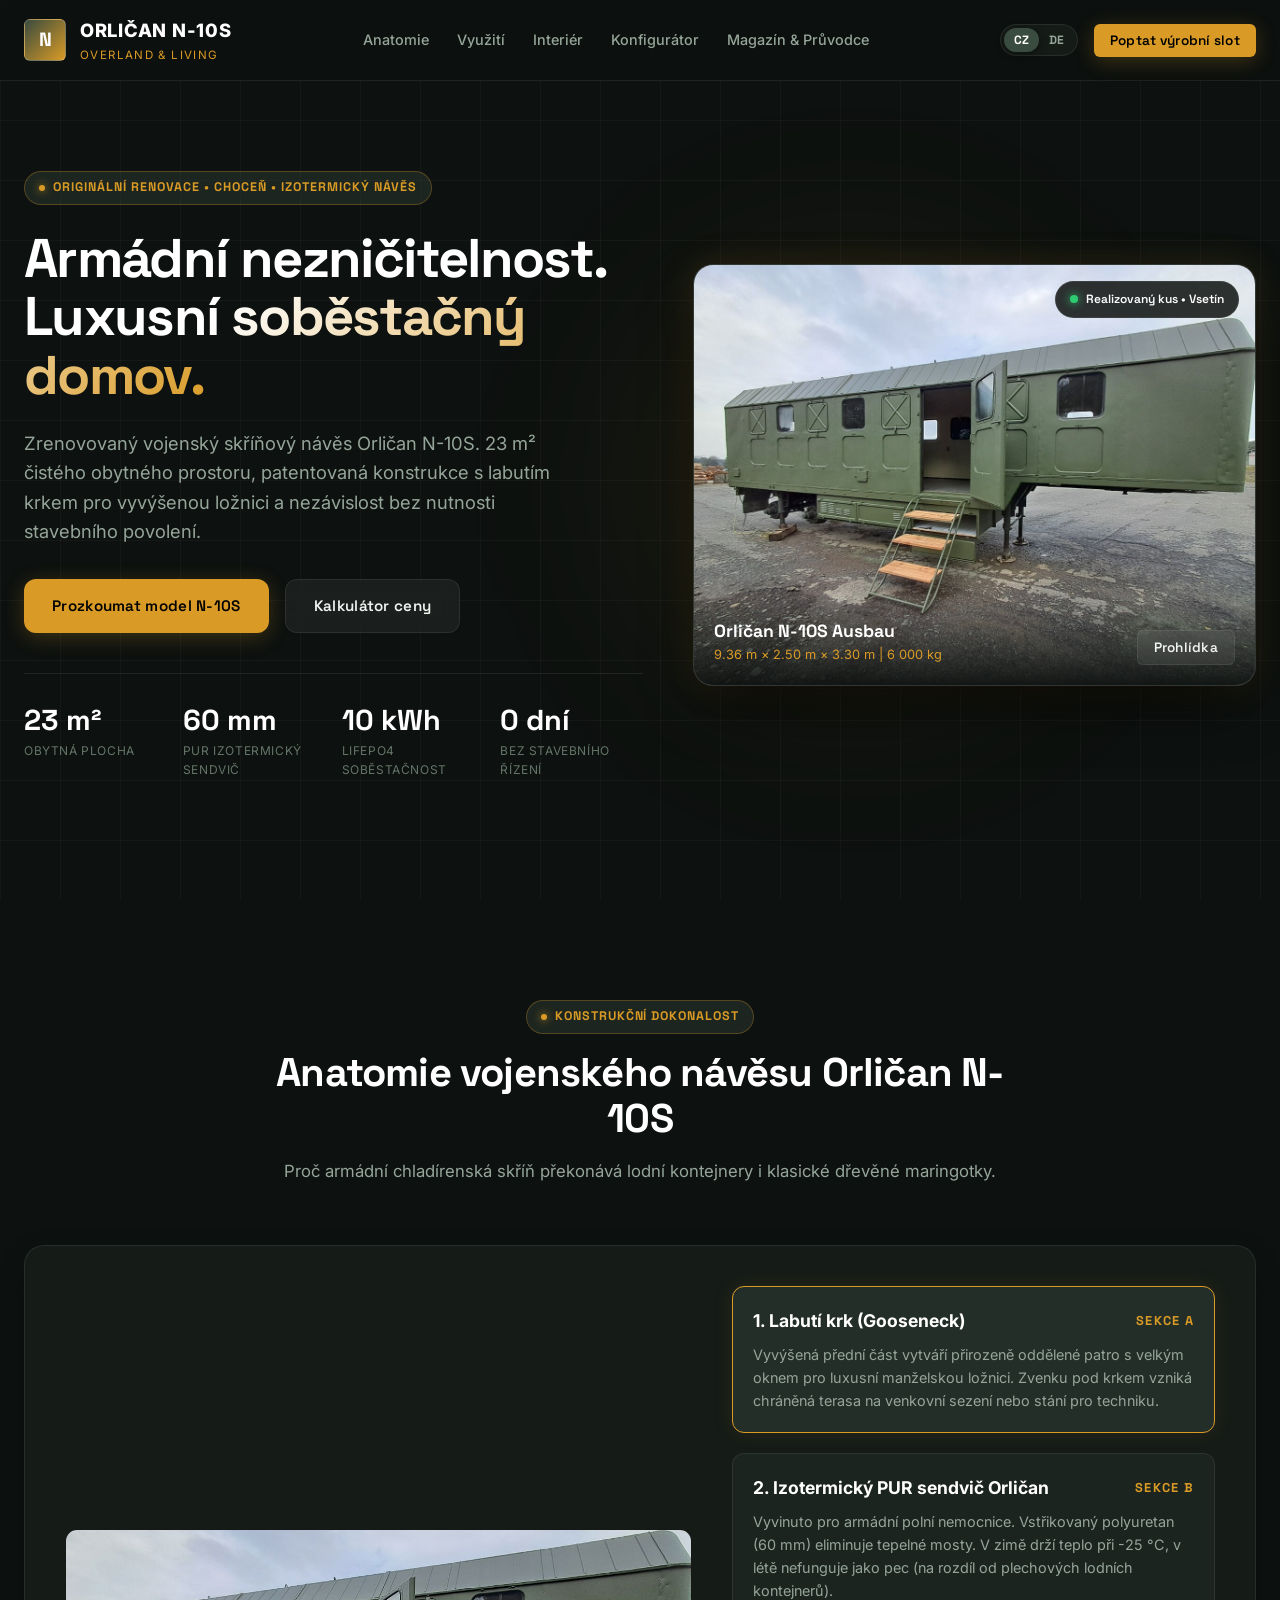
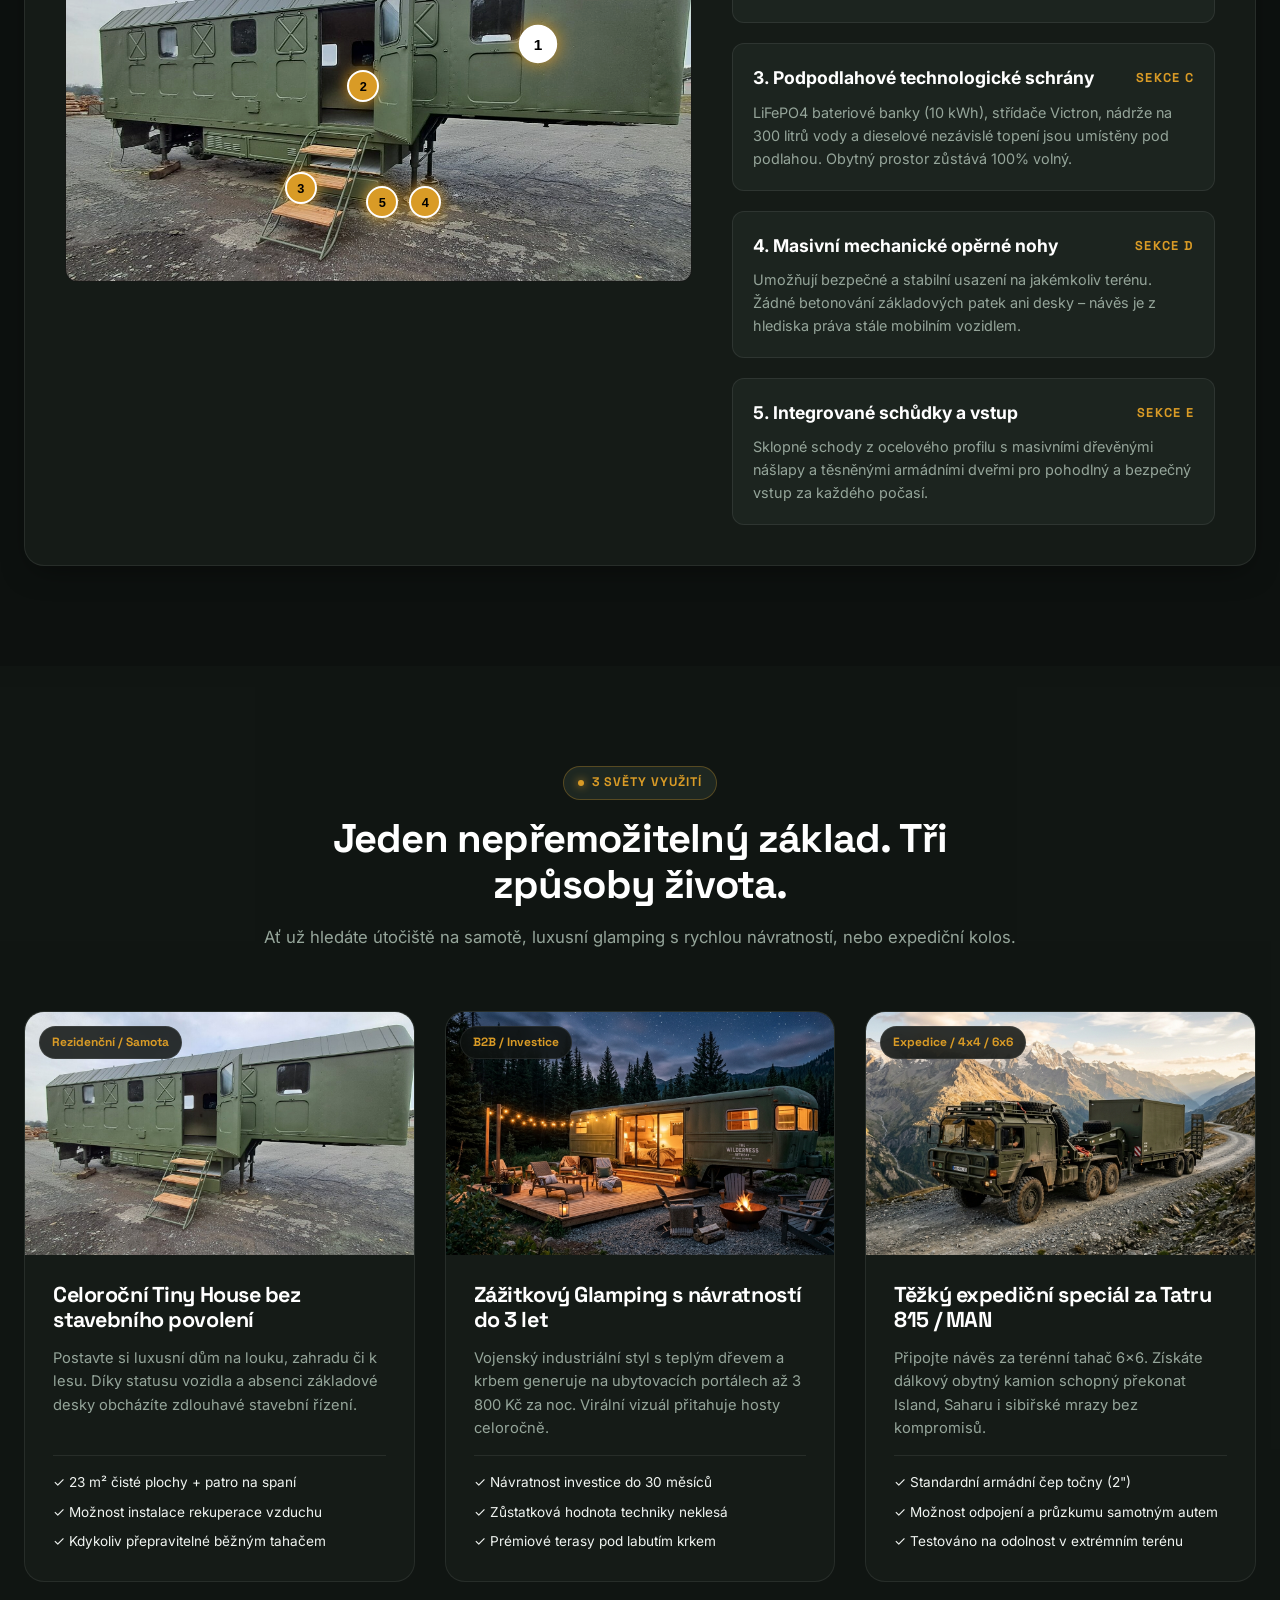
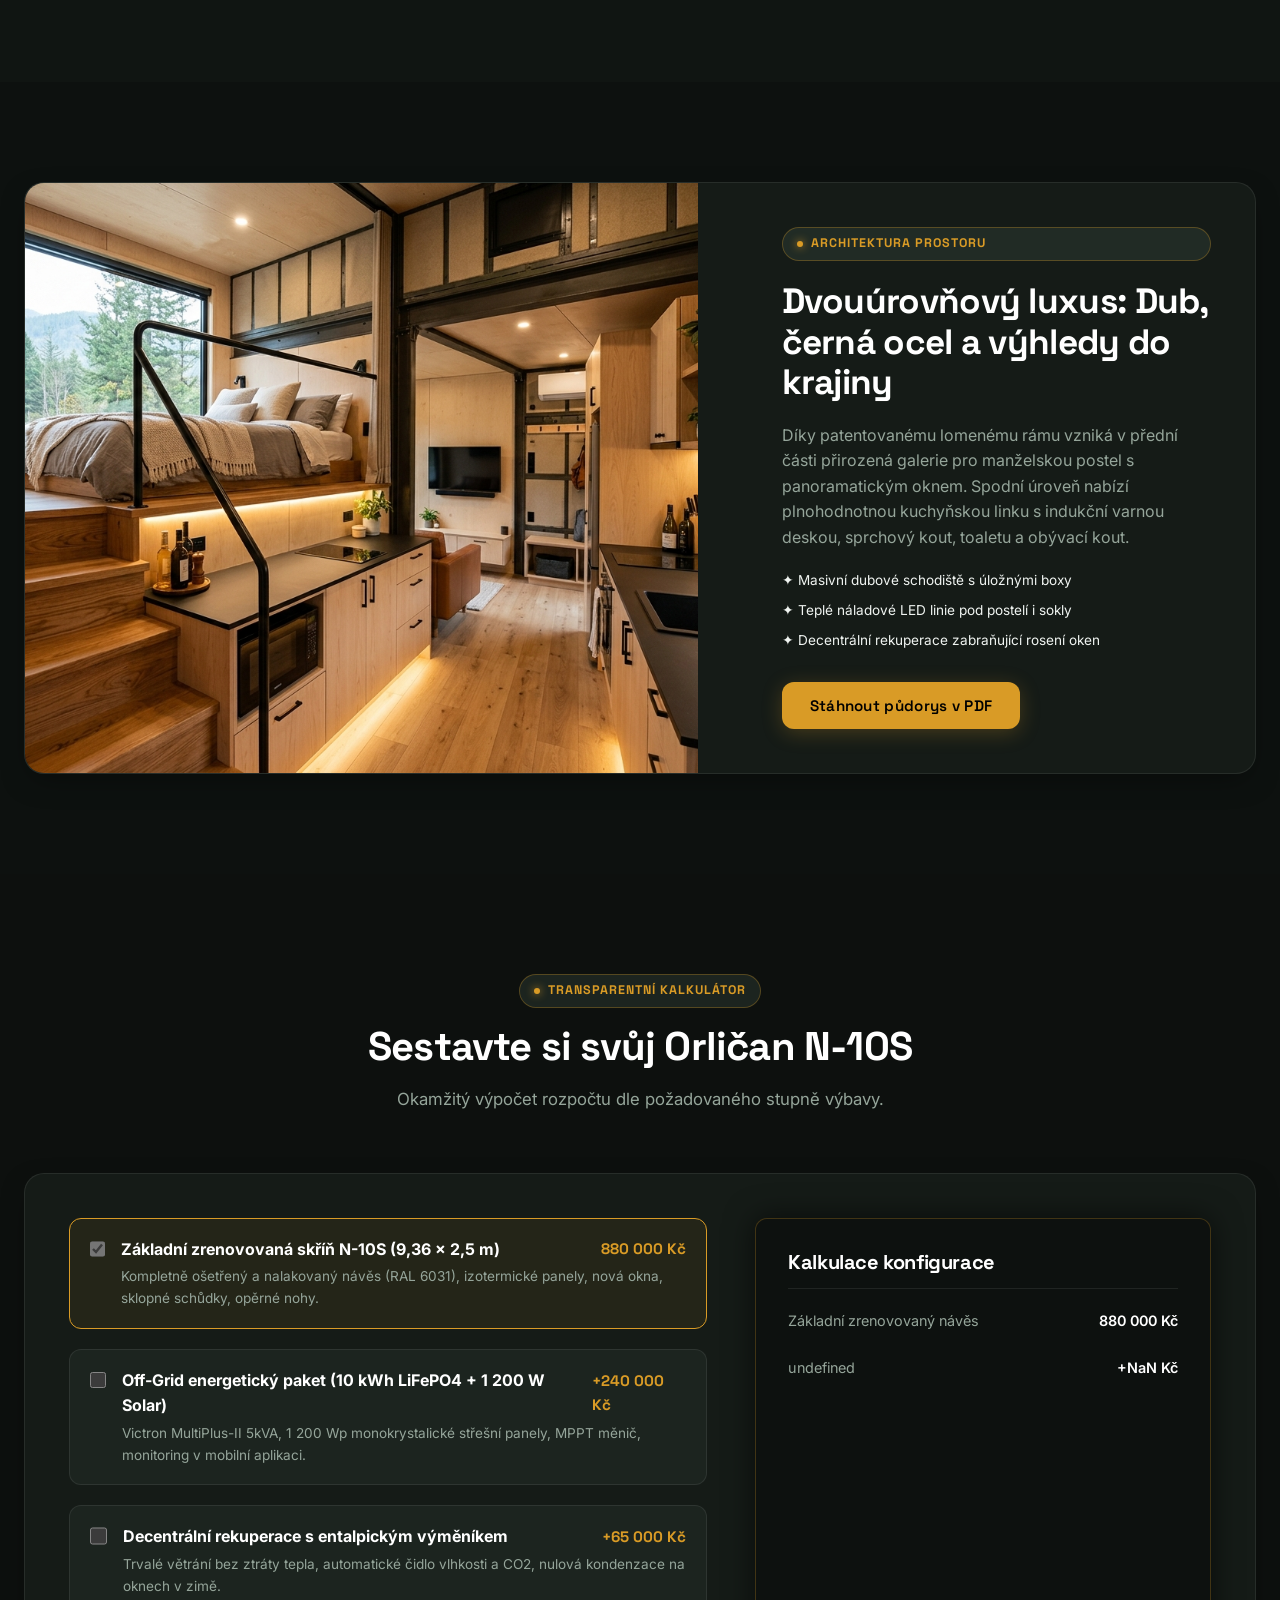
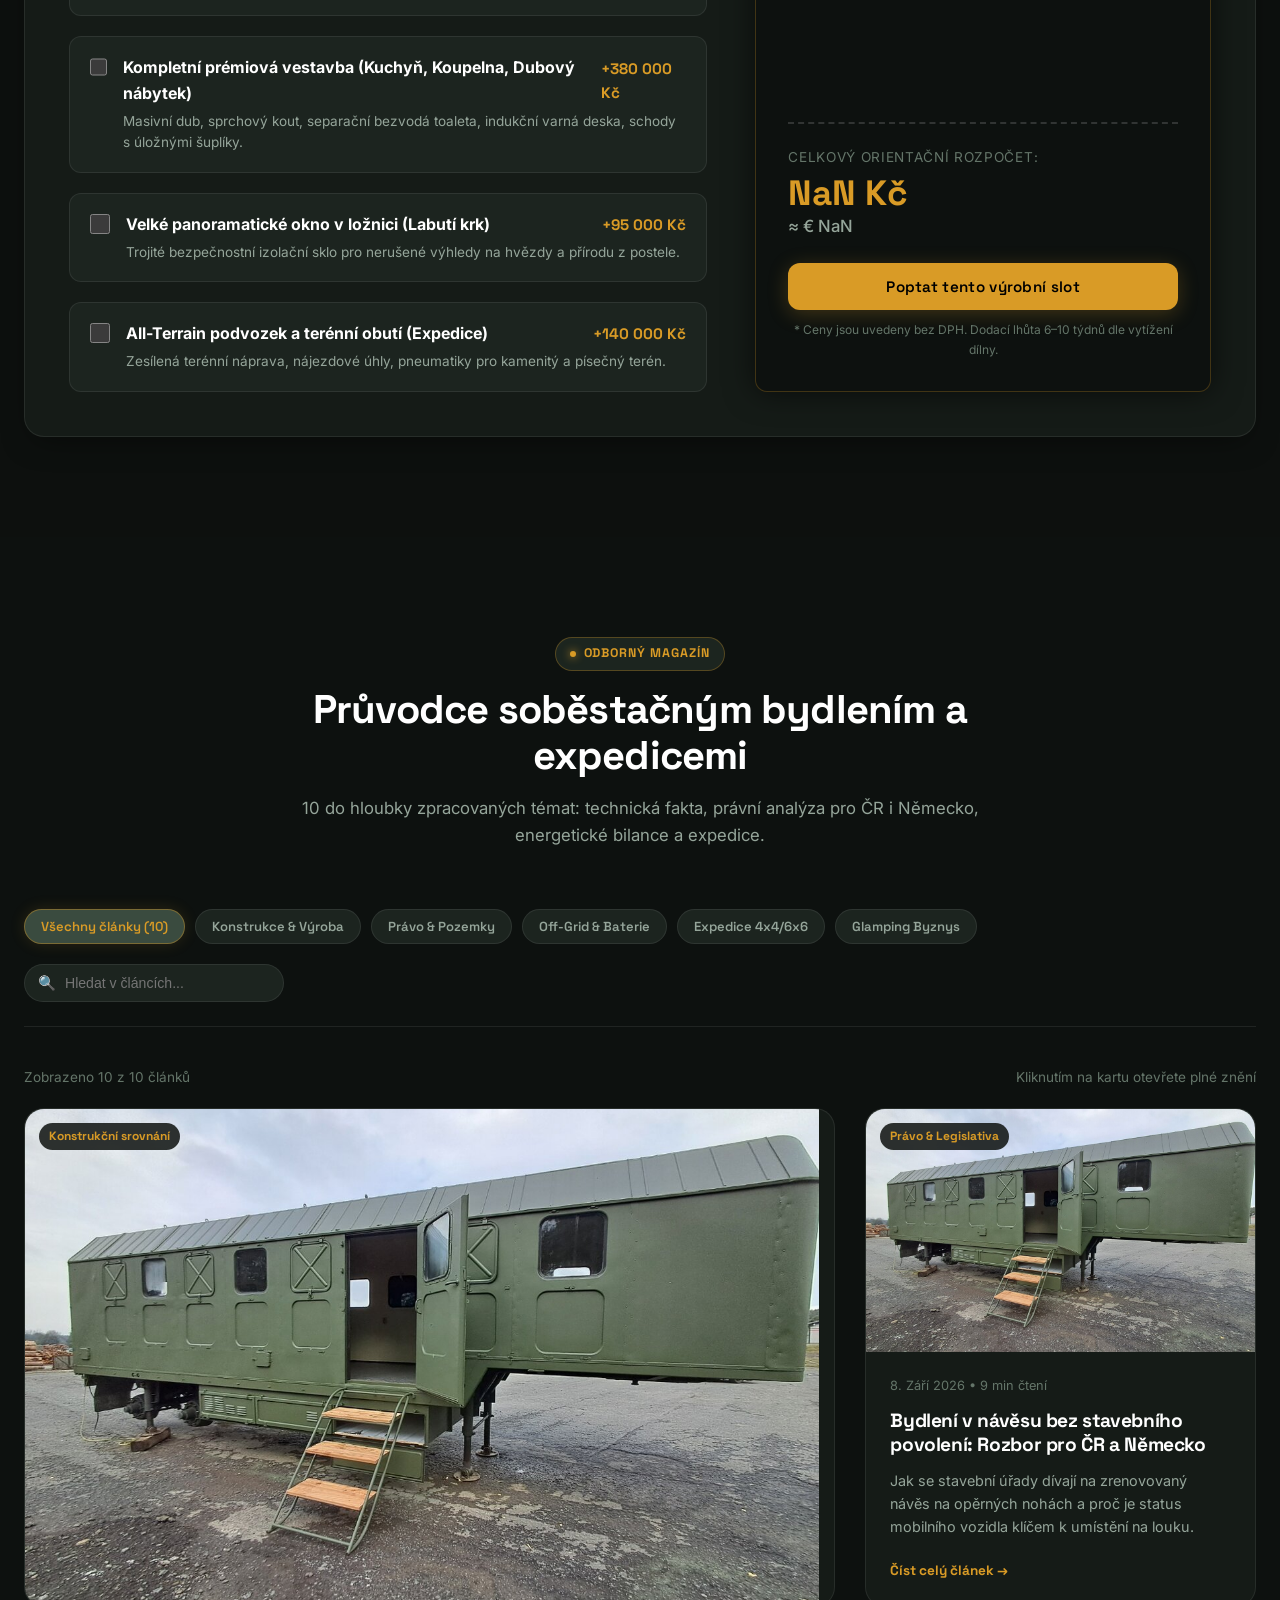
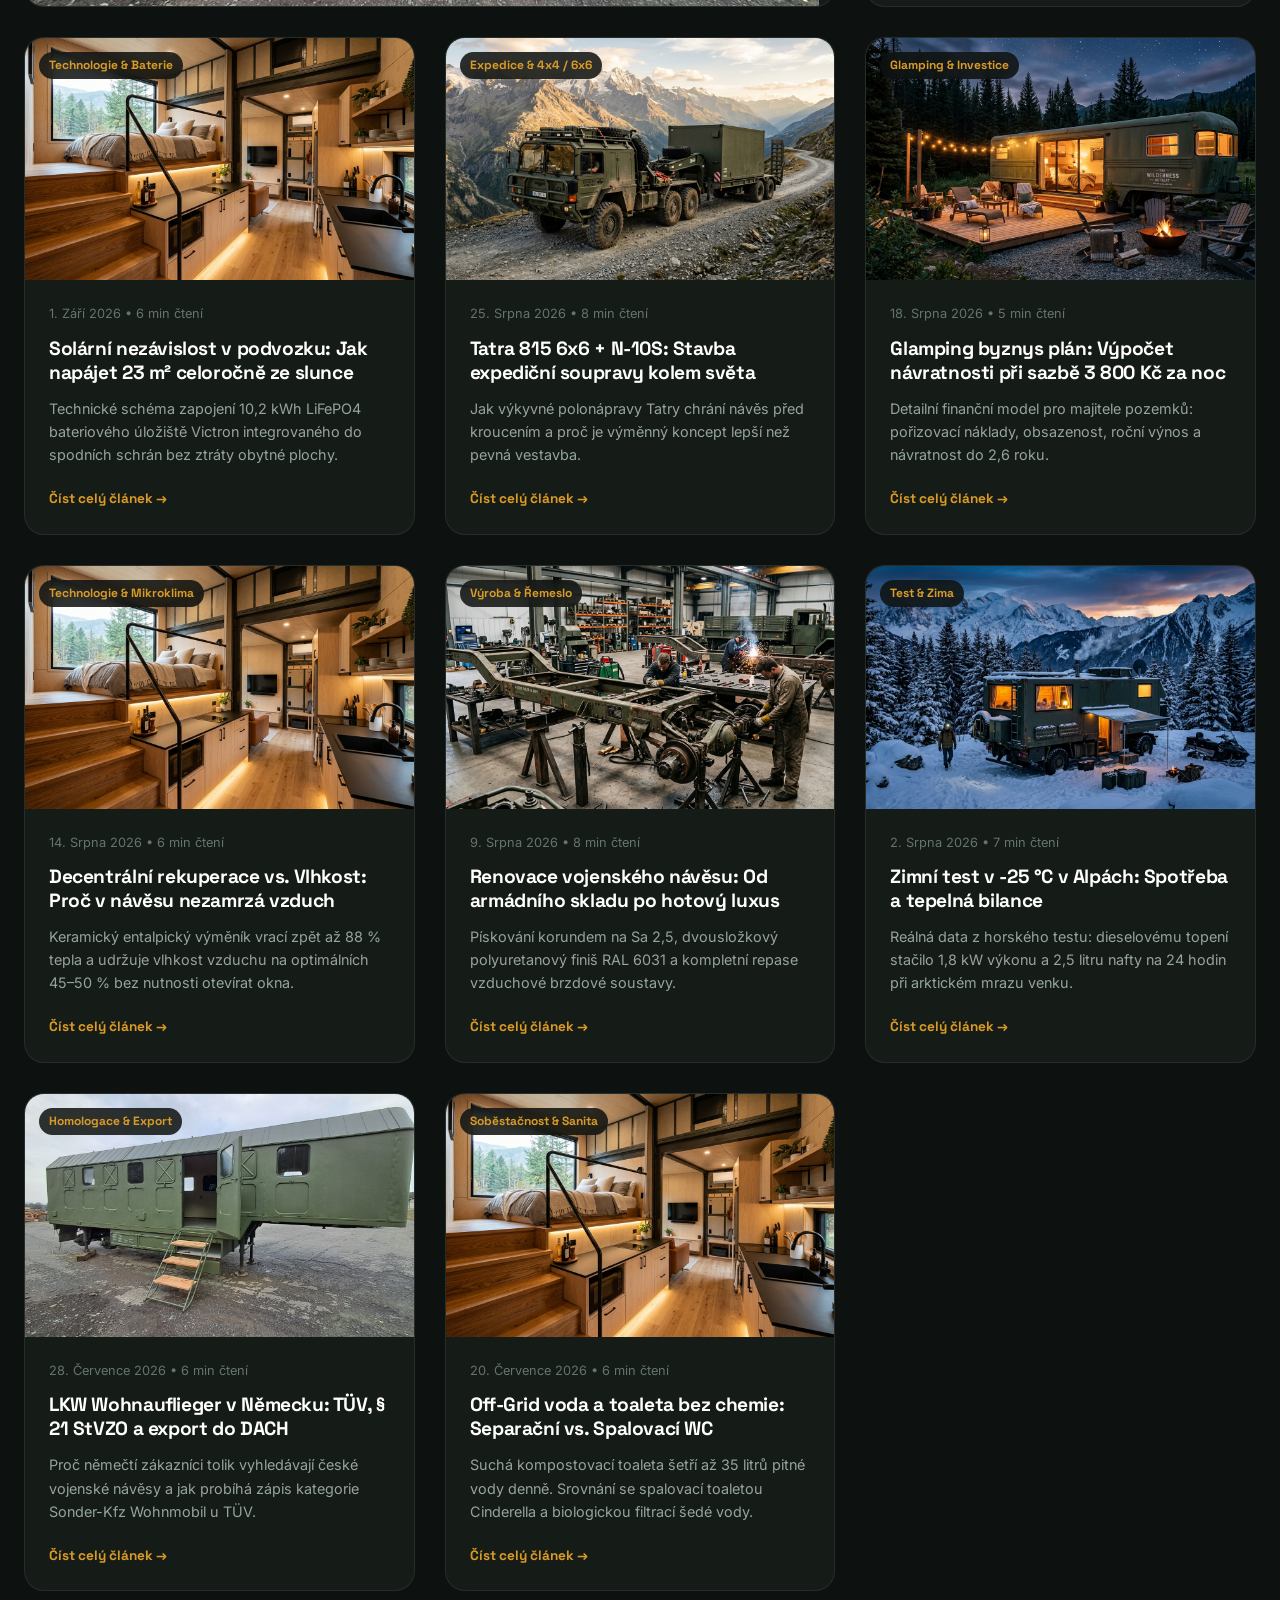
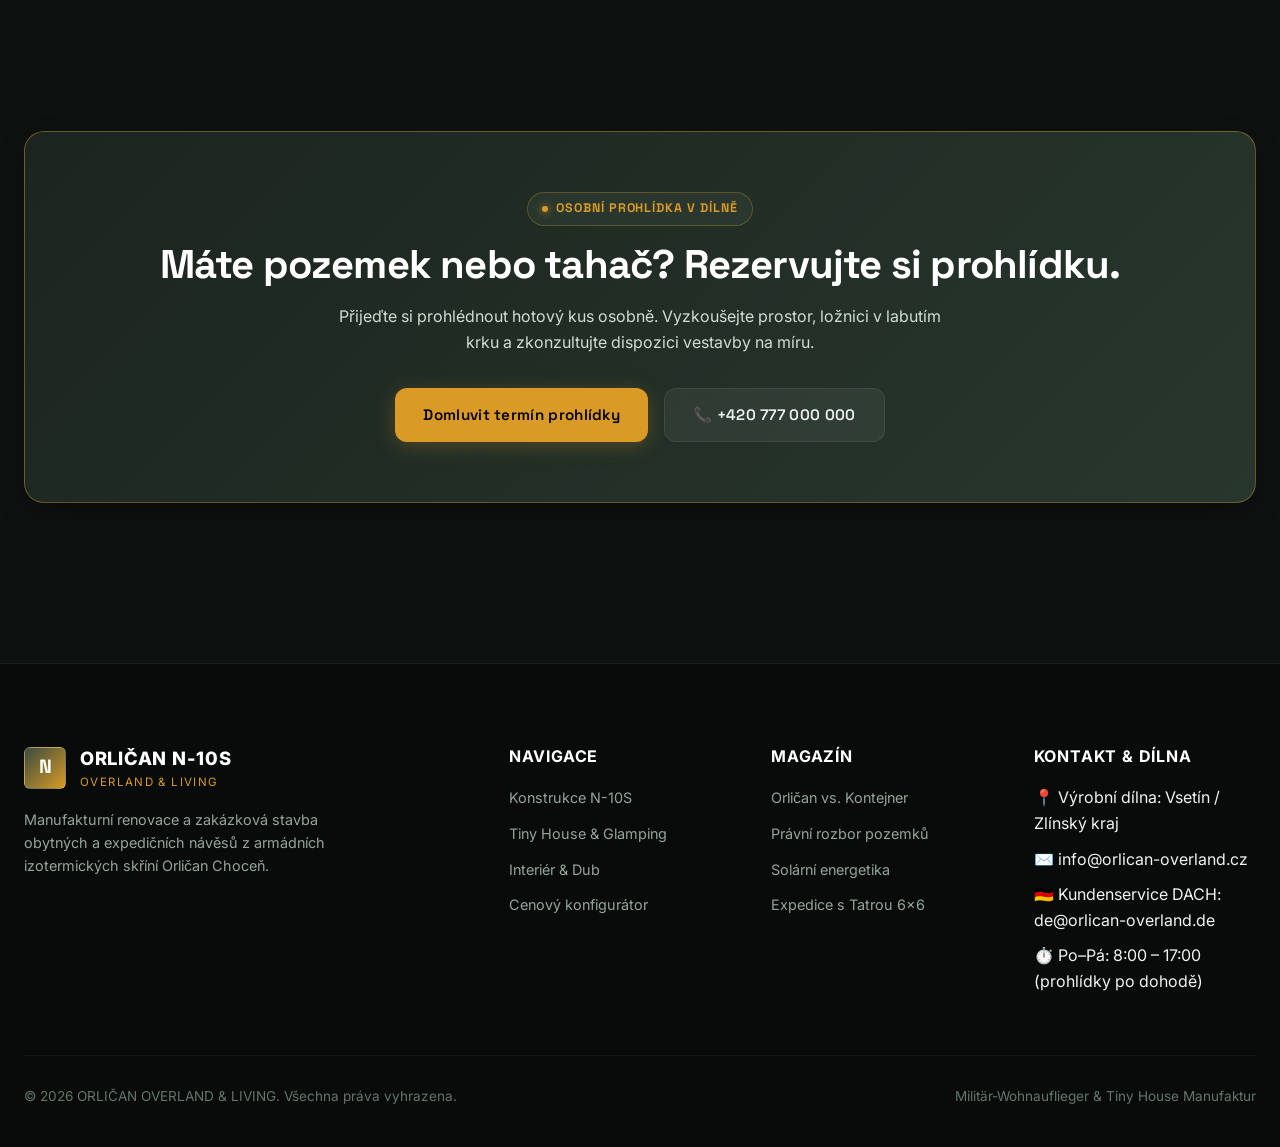
<file: Marketing/index.html>
<!DOCTYPE html>
<html lang="cs">
<head>
  <meta charset="UTF-8">
  <meta name="viewport" content="width=device-width, initial-scale=1.0">
  <title>ORLIČAN N-10S | Obytný vojenský návěs, Tiny House & Expediční speciál</title>
  <meta name="description" content="Originální renovace armádního izotermického návěsu Orličan N-10S. Celoroční luxusní Tiny House na pozemek bez stavebního povolení nebo expediční speciál 6x6.">
  
  <!-- Preconnect & Fonts -->
  <link rel="preconnect" href="https://fonts.googleapis.com">
  <link rel="preconnect" href="https://fonts.gstatic.com" crossorigin>
  <link href="https://fonts.googleapis.com/css2?family=Inter:wght@400;500;600;700&family=Space+Grotesk:wght@600;700;800&display=swap" rel="stylesheet">
  
  <link rel="stylesheet" href="styles.css">
</head>
<body>

  <!-- NAVIGATION -->
  <header class="navbar">
    <div class="container nav-container">
      <a href="#" class="nav-brand">
        <div class="brand-icon">N</div>
        <div class="brand-text">
          <span class="brand-title">ORLIČAN N-10S</span>
          <span class="brand-subtitle">Overland & Living</span>
        </div>
      </a>

      <nav>
        <ul class="nav-links">
          <li><a href="#anatomie" class="nav-link" data-i18n="nav_blueprint">Anatomie</a></li>
          <li><a href="#vyuziti" class="nav-link" data-i18n="nav_worlds">Využití</a></li>
          <li><a href="#interier" class="nav-link">Interiér</a></li>
          <li><a href="#kalkulator" class="nav-link" data-i18n="nav_calc">Konfigurátor</a></li>
          <li><a href="#magazin" class="nav-link" data-i18n="nav_blog">Magazín & Průvodce</a></li>
        </ul>
      </nav>

      <div class="nav-actions">
        <div class="lang-toggle">
          <button class="lang-btn active" data-lang="cz">CZ</button>
          <button class="lang-btn" data-lang="de">DE</button>
        </div>
        <button class="btn btn-primary btn-sm open-lead-modal" data-i18n="nav_cta">Poptat výrobní slot</button>
      </div>
    </div>
  </header>

  <!-- HERO SECTION -->
  <section class="hero">
    <div class="hero-bg-grid"></div>
    <div class="hero-glow"></div>

    <div class="container hero-layout">
      <div class="hero-content">
        <div>
          <span class="badge-tactical" data-i18n="hero_badge">Originální renovace • Choceň • Izotermický návěs</span>
        </div>
        <h1 class="hero-title">
          <span data-i18n="hero_h1_1">Armádní nezničitelnost.</span><br>
          <span class="highlight" data-i18n="hero_h1_2">Luxusní soběstačný domov.</span>
        </h1>
        <p class="hero-desc" data-i18n="hero_desc">
          Zrenovovaný vojenský skříňový návěs Orličan N-10S. 23 m² čistého obytného prostoru, patentovaná konstrukce s labutím krkem pro vyvýšenou ložnici a nezávislost bez nutnosti stavebního povolení.
        </p>

        <div class="hero-ctas">
          <a href="#anatomie" class="btn btn-primary" data-i18n="hero_btn_explore">Prozkoumat model N-10S</a>
          <a href="#kalkulator" class="btn btn-secondary" data-i18n="hero_btn_calc">Kalkulátor ceny</a>
        </div>

        <!-- Metrics Strip -->
        <div class="metrics-strip">
          <div class="metric-item">
            <span class="metric-val" data-i18n="metric_area_val">23 m²</span>
            <span class="metric-label" data-i18n="metric_area_lbl">Obytná plocha</span>
          </div>
          <div class="metric-item">
            <span class="metric-val" data-i18n="metric_insul_val">60 mm</span>
            <span class="metric-label" data-i18n="metric_insul_lbl">PUR izotermický sendvič</span>
          </div>
          <div class="metric-item">
            <span class="metric-val" data-i18n="metric_power_val">10 kWh</span>
            <span class="metric-label" data-i18n="metric_power_lbl">LiFePO4 soběstačnost</span>
          </div>
          <div class="metric-item">
            <span class="metric-val" data-i18n="metric_legal_val">0 dní</span>
            <span class="metric-label" data-i18n="metric_legal_lbl">Bez stavebního řízení</span>
          </div>
        </div>
      </div>

      <!-- Hero Visual -->
      <div class="hero-media">
        <div class="media-frame">
          <img src="assets/images/orlican-hero.jpg" alt="Zrenovovaný vojenský návěs Orličan N-10S" fetchpriority="high">
          <div class="media-badge-tag">
            <span class="pulse"></span>
            <span>Realizovaný kus • Vsetín</span>
          </div>
          <div class="media-caption-box">
            <div class="caption-tech">
              <span class="caption-model">Orličan N-10S Ausbau</span>
              <span class="caption-specs">9.36 m × 2.50 m × 3.30 m | 6 000 kg</span>
            </div>
            <button class="btn btn-secondary btn-sm open-lead-modal">Prohlídka</button>
          </div>
        </div>
      </div>
    </div>
  </section>

  <!-- BLUEPRINT & ANATOMY SECTION -->
  <section id="anatomie" class="section">
    <div class="container">
      <div class="section-header">
        <span class="badge-tactical" data-i18n="blueprint_tag">Konstrukční dokonalost</span>
        <h2 class="section-title" data-i18n="blueprint_title">Anatomie vojenského návěsu Orličan N-10S</h2>
        <p class="section-subtitle" data-i18n="blueprint_sub">Proč armádní chladírenská skříň překonává lodní kontejnery i klasické dřevěné maringotky.</p>
      </div>

      <div class="blueprint-card">
        <div class="blueprint-grid">
          <!-- Interactive Stage -->
          <div class="blueprint-stage">
            <img src="assets/images/orlican-hero.jpg" alt="Technické detaily Orličan N-10S" class="blueprint-img">
            <!-- Hotspots -->
            <button class="hotspot-btn hs-gooseneck active" data-target="spot-gooseneck" title="Labutí krk">1</button>
            <button class="hotspot-btn hs-shell" data-target="spot-shell" title="Izotermická skříň">2</button>
            <button class="hotspot-btn hs-underbelly" data-target="spot-underbelly" title="Technické schrány">3</button>
            <button class="hotspot-btn hs-legs" data-target="spot-legs" title="Opěrné nohy">4</button>
            <button class="hotspot-btn hs-steps" data-target="spot-steps" title="Vstupní systém">5</button>
          </div>

          <!-- Hotspot Descriptions -->
          <div class="blueprint-details">
            <div id="spot-gooseneck" class="detail-card active" data-spot="1">
              <div class="detail-head">
                <span class="detail-title">1. Labutí krk (Gooseneck)</span>
                <span class="detail-num">SEKCE A</span>
              </div>
              <p class="detail-desc">
                Vyvýšená přední část vytváří přirozeně oddělené patro s velkým oknem pro luxusní manželskou ložnici. Zvenku pod krkem vzniká chráněná terasa na venkovní sezení nebo stání pro techniku.
              </p>
            </div>

            <div id="spot-shell" class="detail-card" data-spot="2">
              <div class="detail-head">
                <span class="detail-title">2. Izotermický PUR sendvič Orličan</span>
                <span class="detail-num">SEKCE B</span>
              </div>
              <p class="detail-desc">
                Vyvinuto pro armádní polní nemocnice. Vstřikovaný polyuretan (60 mm) eliminuje tepelné mosty. V zimě drží teplo při -25 °C, v létě nefunguje jako pec (na rozdíl od plechových lodních kontejnerů).
              </p>
            </div>

            <div id="spot-underbelly" class="detail-card" data-spot="3">
              <div class="detail-head">
                <span class="detail-title">3. Podpodlahové technologické schrány</span>
                <span class="detail-num">SEKCE C</span>
              </div>
              <p class="detail-desc">
                LiFePO4 bateriové banky (10 kWh), střídače Victron, nádrže na 300 litrů vody a dieselové nezávislé topení jsou umístěny pod podlahou. Obytný prostor zůstává 100% volný.
              </p>
            </div>

            <div id="spot-legs" class="detail-card" data-spot="4">
              <div class="detail-head">
                <span class="detail-title">4. Masivní mechanické opěrné nohy</span>
                <span class="detail-num">SEKCE D</span>
              </div>
              <p class="detail-desc">
                Umožňují bezpečné a stabilní usazení na jakémkoliv terénu. Žádné betonování základových patek ani desky – návěs je z hlediska práva stále mobilním vozidlem.
              </p>
            </div>

            <div id="spot-steps" class="detail-card" data-spot="5">
              <div class="detail-head">
                <span class="detail-title">5. Integrované schůdky a vstup</span>
                <span class="detail-num">SEKCE E</span>
              </div>
              <p class="detail-desc">
                Sklopné schody z ocelového profilu s masivními dřevěnými nášlapy a těsněnými armádními dveřmi pro pohodlný a bezpečný vstup za každého počasí.
              </p>
            </div>
          </div>
        </div>
      </div>
    </div>
  </section>

  <!-- 3 WORLDS OF USE -->
  <section id="vyuziti" class="section" style="background: rgba(21, 27, 23, 0.5);">
    <div class="container">
      <div class="section-header">
        <span class="badge-tactical" data-i18n="worlds_tag">3 Světy využití</span>
        <h2 class="section-title" data-i18n="worlds_title">Jeden nepřemožitelný základ. Tři způsoby života.</h2>
        <p class="section-subtitle" data-i18n="worlds_sub">Ať už hledáte útočiště na samotě, luxusní glamping s rychlou návratností, nebo expediční kolos.</p>
      </div>

      <div class="worlds-grid">
        <!-- World 1 -->
        <div class="world-card">
          <div class="world-media">
            <img src="assets/images/orlican-hero.jpg" alt="Tiny House na pozemek">
            <span class="world-badge">Rezidenční / Samota</span>
          </div>
          <div class="world-body">
            <h3 class="world-title">Celoroční Tiny House bez stavebního povolení</h3>
            <p class="world-desc">
              Postavte si luxusní dům na louku, zahradu či k lesu. Díky statusu vozidla a absenci základové desky obcházíte zdlouhavé stavební řízení.
            </p>
            <ul class="world-features">
              <li class="world-feature">✓ 23 m² čisté plochy + patro na spaní</li>
              <li class="world-feature">✓ Možnost instalace rekuperace vzduchu</li>
              <li class="world-feature">✓ Kdykoliv přepravitelné běžným tahačem</li>
            </ul>
          </div>
        </div>

        <!-- World 2 -->
        <div class="world-card">
          <div class="world-media">
            <img src="assets/images/orlican-glamping.jpg" alt="Glamping resort v noci">
            <span class="world-badge">B2B / Investice</span>
          </div>
          <div class="world-body">
            <h3 class="world-title">Zážitkový Glamping s návratností do 3 let</h3>
            <p class="world-desc">
              Vojenský industriální styl s teplým dřevem a krbem generuje na ubytovacích portálech až 3 800 Kč za noc. Virální vizuál přitahuje hosty celoročně.
            </p>
            <ul class="world-features">
              <li class="world-feature">✓ Návratnost investice do 30 měsíců</li>
              <li class="world-feature">✓ Zůstatková hodnota techniky neklesá</li>
              <li class="world-feature">✓ Prémiové terasy pod labutím krkem</li>
            </ul>
          </div>
        </div>

        <!-- World 3 -->
        <div class="world-card">
          <div class="world-media">
            <img src="assets/images/orlican-expedition.jpg" alt="Expediční souprava 6x6">
            <span class="world-badge">Expedice / 4x4 / 6x6</span>
          </div>
          <div class="world-body">
            <h3 class="world-title">Těžký expediční speciál za Tatru 815 / MAN</h3>
            <p class="world-desc">
              Připojte návěs za terénní tahač 6x6. Získáte dálkový obytný kamion schopný překonat Island, Saharu i sibiřské mrazy bez kompromisů.
            </p>
            <ul class="world-features">
              <li class="world-feature">✓ Standardní armádní čep točny (2")</li>
              <li class="world-feature">✓ Možnost odpojení a průzkumu samotným autem</li>
              <li class="world-feature">✓ Testováno na odolnost v extrémním terénu</li>
            </ul>
          </div>
        </div>
      </div>
    </div>
  </section>

  <!-- INTERIOR SHOWCASE -->
  <section id="interier" class="section">
    <div class="container">
      <div class="blueprint-card" style="padding: 0; overflow: hidden;">
        <div class="blueprint-grid" style="align-items: stretch;">
          <div style="position: relative; min-height: 440px;">
            <img src="assets/images/orlican-interior.jpg" alt="Luxusní dubový interiér Orličan N-10S" style="width: 100%; height: 100%; object-fit: cover;">
          </div>
          <div style="padding: 44px; display: flex; flex-direction: column; justify-content: center; gap: 20px;">
            <span class="badge-tactical">Architektura prostoru</span>
            <h2 class="section-title" style="font-size: 2.2rem;">Dvouúrovňový luxus: Dub, černá ocel a výhledy do krajiny</h2>
            <p style="color: var(--text-muted);">
              Díky patentovanému lomenému rámu vzniká v přední části přirozená galerie pro manželskou postel s panoramatickým oknem. Spodní úroveň nabízí plnohodnotnou kuchyňskou linku s indukční varnou deskou, sprchový kout, toaletu a obývací kout.
            </p>
            <ul class="world-features" style="border: none; padding: 0;">
              <li class="world-feature">✦ Masivní dubové schodiště s úložnými boxy</li>
              <li class="world-feature">✦ Teplé náladové LED linie pod postelí i sokly</li>
              <li class="world-feature">✦ Decentrální rekuperace zabraňující rosení oken</li>
            </ul>
            <div style="margin-top: 10px;">
              <button class="btn btn-primary open-lead-modal">Stáhnout půdorys v PDF</button>
            </div>
          </div>
        </div>
      </div>
    </div>
  </section>

  <!-- CONFIGURATOR & PRICING CALCULATOR -->
  <section id="kalkulator" class="section" style="background: rgba(13, 17, 15, 0.7);">
    <div class="container">
      <div class="section-header">
        <span class="badge-tactical" data-i18n="calc_tag">Transparentní kalkulátor</span>
        <h2 class="section-title" data-i18n="calc_title">Sestavte si svůj Orličan N-10S</h2>
        <p class="section-subtitle" data-i18n="calc_sub">Okamžitý výpočet rozpočtu dle požadovaného stupně výbavy.</p>
      </div>

      <div class="calc-card">
        <div class="calc-grid">
          <!-- Options Checklist -->
          <div class="calc-options">
            <!-- Base mandatory -->
            <div class="calc-option selected" style="border-color: var(--brand-gold); cursor: default;">
              <input type="checkbox" checked disabled>
              <div class="option-details">
                <div class="option-head">
                  <span class="option-title" data-i18n="calc_base_title">Základní zrenovovaná skříň N-10S (9,36 × 2,5 m)</span>
                  <span class="option-price">880 000 Kč</span>
                </div>
                <p class="option-desc" data-i18n="calc_base_desc">
                  Kompletně ošetřený a nalakovaný návěs (RAL 6031), izotermické panely, nová okna, sklopné schůdky, opěrné nohy.
                </p>
              </div>
            </div>

            <!-- Addon 1: Solar & Off-Grid -->
            <label class="calc-option">
              <input type="checkbox" data-price="240000" data-name-cz="Off-Grid Solární balíček (10 kWh LiFePO4 + 1 200W)" data-name-de="Off-Grid Power Pack (10 kWh LiFePO4 + 1.200W Solar)">
              <div class="option-details">
                <div class="option-head">
                  <span class="option-title">Off-Grid energetický paket (10 kWh LiFePO4 + 1 200 W Solar)</span>
                  <span class="option-price">+240 000 Kč</span>
                </div>
                <p class="option-desc">Victron MultiPlus-II 5kVA, 1 200 Wp monokrystalické střešní panely, MPPT měnič, monitoring v mobilní aplikaci.</p>
              </div>
            </label>

            <!-- Addon 2: Recuperation -->
            <label class="calc-option">
              <input type="checkbox" data-price="65000" data-name-cz="Decentrální rekuperace s keramickým výměníkem" data-name-de="Dezentrale Wohnraumlüftung mit Wärmerückgewinnung">
              <div class="option-details">
                <div class="option-head">
                  <span class="option-title">Decentrální rekuperace s entalpickým výměníkem</span>
                  <span class="option-price">+65 000 Kč</span>
                </div>
                <p class="option-desc">Trvalé větrání bez ztráty tepla, automatické čidlo vlhkosti a CO2, nulová kondenzace na oknech v zimě.</p>
              </div>
            </label>

            <!-- Addon 3: Oak Interior -->
            <label class="calc-option">
              <input type="checkbox" data-price="380000" data-name-cz="Kompletní dubová vestavba kuchyně, koupelny a ložnice" data-name-de="Vollholz Eichenausbau mit Küche und Duschbad">
              <div class="option-details">
                <div class="option-head">
                  <span class="option-title">Kompletní prémiová vestavba (Kuchyň, Koupelna, Dubový nábytek)</span>
                  <span class="option-price">+380 000 Kč</span>
                </div>
                <p class="option-desc">Masivní dub, sprchový kout, separační bezvodá toaleta, indukční varná deska, schody s úložnými šuplíky.</p>
              </div>
            </label>

            <!-- Addon 4: Panoramic Skylight -->
            <label class="calc-option">
              <input type="checkbox" data-price="95000" data-name-cz="Panoramatické střešní a boční termo-okno v ložnici" data-name-de="Panorama-Thermoglasfenster im Schwanenhals">
              <div class="option-details">
                <div class="option-head">
                  <span class="option-title">Velké panoramatické okno v ložnici (Labutí krk)</span>
                  <span class="option-price">+95 000 Kč</span>
                </div>
                <p class="option-desc">Trojité bezpečnostní izolační sklo pro nerušené výhledy na hvězdy a přírodu z postele.</p>
              </div>
            </label>

            <!-- Addon 5: All-Terrain Axle -->
            <label class="calc-option">
              <input type="checkbox" data-price="140000" data-name-cz="Expediční podvozek a náprava pro těžký terén" data-name-de="Expeditions-Schwerlastachse für Offroad-Betrieb">
              <div class="option-details">
                <div class="option-head">
                  <span class="option-title">All-Terrain podvozek a terénní obutí (Expedice)</span>
                  <span class="option-price">+140 000 Kč</span>
                </div>
                <p class="option-desc">Zesílená terénní náprava, nájezdové úhly, pneumatiky pro kamenitý a písečný terén.</p>
              </div>
            </label>
          </div>

          <!-- Price Summary Card -->
          <div class="calc-summary">
            <div>
              <h3 class="summary-title">Kalkulace konfigurace</h3>
              <ul class="summary-list">
                <li class="summary-item">
                  <span class="label">Základní zrenovovaný návěs</span>
                  <span class="value">880 000 Kč</span>
                </li>
              </ul>
              <ul id="summaryAddonsList" class="summary-list"></ul>
            </div>

            <div>
              <div class="summary-total">
                <span class="total-label">Celkový orientační rozpočet:</span>
                <div id="totalPriceCZK" class="total-price-czk">880 000 Kč</div>
                <div id="totalPriceEUR" class="total-price-eur">≈ € 35 200</div>
              </div>

              <button class="btn btn-primary open-lead-modal" style="width: 100%;">Poptat tento výrobní slot</button>
              <p style="font-size: 0.75rem; color: var(--text-dim); text-align: center; margin-top: 10px;">
                * Ceny jsou uvedeny bez DPH. Dodací lhůta 6–10 týdnů dle vytížení dílny.
              </p>
            </div>
          </div>
        </div>
      </div>
    </div>
  </section>

  <!-- DEEP CONTENT BLOG & TECHNICAL GUIDES (10 ARTICLES) -->
  <section id="magazin" class="section">
    <div class="container">
      <div class="section-header">
        <span class="badge-tactical" data-i18n="blog_tag">Odborný magazín</span>
        <h2 class="section-title" data-i18n="blog_title">Průvodce soběstačným bydlením a expedicemi</h2>
        <p class="section-subtitle" data-i18n="blog_sub">10 do hloubky zpracovaných témat: technická fakta, právní analýza pro ČR i Německo, energetické bilance a expedice.</p>
      </div>

      <!-- Filter Controls & Live Search -->
      <div class="blog-controls">
        <div class="blog-categories">
          <button class="cat-btn active" data-category="all">Všechny články (10)</button>
          <button class="cat-btn" data-category="konstrukce">Konstrukce & Výroba</button>
          <button class="cat-btn" data-category="pravo">Právo & Pozemky</button>
          <button class="cat-btn" data-category="offgrid">Off-Grid & Baterie</button>
          <button class="cat-btn" data-category="expedice">Expedice 4x4/6x6</button>
          <button class="cat-btn" data-category="glamping">Glamping Byznys</button>
        </div>

        <div class="blog-search-box">
          <span class="search-icon">🔍</span>
          <input type="text" id="blogSearchInput" class="blog-search-input" placeholder="Hledat v článcích...">
        </div>
      </div>

      <div style="margin-bottom: 20px; font-size: 0.85rem; color: var(--text-dim); display: flex; justify-content: space-between;">
        <span id="articleCountDisplay">Zobrazeno 10 z 10 článků</span>
        <span>Kliknutím na kartu otevřete plné znění</span>
      </div>

      <div class="blog-grid">
        <!-- Article 1 (Featured) -->
        <article class="blog-card blog-card-featured" data-article-id="1">
          <div class="blog-media">
            <img src="assets/images/orlican-hero.jpg" alt="Orličan N-10S vs Kontejner">
            <span class="blog-meta-badge">Konstrukční srovnání</span>
          </div>
          <div class="blog-body">
            <span class="blog-date">12. Září 2026 • 7 min čtení</span>
            <h3 class="blog-title">Orličan N-10S vs. Lodní kontejner: Proč armádní sendvič vyhrává na celé čáře</h3>
            <p class="blog-excerpt">
              Plechový kontejner rezne, v zimě se rosí a v létě je v něm 50 °C. Zjistěte, proč polyuretanový sendvič z Chocně nabízí diametrálně odlišný komfort a nulové tepelné mosty.
            </p>
            <span class="blog-read-more">Číst celý článek →</span>
          </div>
        </article>

        <!-- Article 2 -->
        <article class="blog-card" data-article-id="2">
          <div class="blog-media">
            <img src="assets/images/orlican-hero.jpg" alt="Bydlení bez stavebního povolení">
            <span class="blog-meta-badge">Právo & Legislativa</span>
          </div>
          <div class="blog-body">
            <span class="blog-date">8. Září 2026 • 9 min čtení</span>
            <h3 class="blog-title">Bydlení v návěsu bez stavebního povolení: Rozbor pro ČR a Německo</h3>
            <p class="blog-excerpt">
              Jak se stavební úřady dívají na zrenovovaný návěs na opěrných nohách a proč je status mobilního vozidla klíčem k umístění na louku.
            </p>
            <span class="blog-read-more">Číst celý článek →</span>
          </div>
        </article>

        <!-- Article 3 -->
        <article class="blog-card" data-article-id="3">
          <div class="blog-media">
            <img src="assets/images/orlican-interior.jpg" alt="Soláry a LiFePO4">
            <span class="blog-meta-badge">Technologie & Baterie</span>
          </div>
          <div class="blog-body">
            <span class="blog-date">1. Září 2026 • 6 min čtení</span>
            <h3 class="blog-title">Solární nezávislost v podvozku: Jak napájet 23 m² celoročně ze slunce</h3>
            <p class="blog-excerpt">
              Technické schéma zapojení 10,2 kWh LiFePO4 bateriového úložiště Victron integrovaného do spodních schrán bez ztráty obytné plochy.
            </p>
            <span class="blog-read-more">Číst celý článek →</span>
          </div>
        </article>

        <!-- Article 4 -->
        <article class="blog-card" data-article-id="4">
          <div class="blog-media">
            <img src="assets/images/orlican-expedition.jpg" alt="Tatra 815 6x6 a Orličan">
            <span class="blog-meta-badge">Expedice & 4x4 / 6x6</span>
          </div>
          <div class="blog-body">
            <span class="blog-date">25. Srpna 2026 • 8 min čtení</span>
            <h3 class="blog-title">Tatra 815 6x6 + N-10S: Stavba expediční soupravy kolem světa</h3>
            <p class="blog-excerpt">
              Jak výkyvné polonápravy Tatry chrání návěs před kroucením a proč je výměnný koncept lepší než pevná vestavba.
            </p>
            <span class="blog-read-more">Číst celý článek →</span>
          </div>
        </article>

        <!-- Article 5 -->
        <article class="blog-card" data-article-id="5">
          <div class="blog-media">
            <img src="assets/images/orlican-glamping.jpg" alt="Glamping kalkulace">
            <span class="blog-meta-badge">Glamping & Investice</span>
          </div>
          <div class="blog-body">
            <span class="blog-date">18. Srpna 2026 • 5 min čtení</span>
            <h3 class="blog-title">Glamping byznys plán: Výpočet návratnosti při sazbě 3 800 Kč za noc</h3>
            <p class="blog-excerpt">
              Detailní finanční model pro majitele pozemků: pořizovací náklady, obsazenost, roční výnos a návratnost do 2,6 roku.
            </p>
            <span class="blog-read-more">Číst celý článek →</span>
          </div>
        </article>

        <!-- Article 6 -->
        <article class="blog-card" data-article-id="6">
          <div class="blog-media">
            <img src="assets/images/orlican-interior.jpg" alt="Rekuperace v návěsu">
            <span class="blog-meta-badge">Technologie & Mikroklima</span>
          </div>
          <div class="blog-body">
            <span class="blog-date">14. Srpna 2026 • 6 min čtení</span>
            <h3 class="blog-title">Decentrální rekuperace vs. Vlhkost: Proč v návěsu nezamrzá vzduch</h3>
            <p class="blog-excerpt">
              Keramický entalpický výměník vrací zpět až 88 % tepla a udržuje vlhkost vzduchu na optimálních 45–50 % bez nutnosti otevírat okna.
            </p>
            <span class="blog-read-more">Číst celý článek →</span>
          </div>
        </article>

        <!-- Article 7 -->
        <article class="blog-card" data-article-id="7">
          <div class="blog-media">
            <img src="assets/images/orlican-workshop.jpg" alt="Renovace v dílně">
            <span class="blog-meta-badge">Výroba & Řemeslo</span>
          </div>
          <div class="blog-body">
            <span class="blog-date">9. Srpna 2026 • 8 min čtení</span>
            <h3 class="blog-title">Renovace vojenského návěsu: Od armádního skladu po hotový luxus</h3>
            <p class="blog-excerpt">
              Pískování korundem na Sa 2,5, dvousložkový polyuretanový finiš RAL 6031 a kompletní repase vzduchové brzdové soustavy.
            </p>
            <span class="blog-read-more">Číst celý článek →</span>
          </div>
        </article>

        <!-- Article 8 -->
        <article class="blog-card" data-article-id="8">
          <div class="blog-media">
            <img src="assets/images/orlican-snow.jpg" alt="Zimní test v Alpách">
            <span class="blog-meta-badge">Test & Zima</span>
          </div>
          <div class="blog-body">
            <span class="blog-date">2. Srpna 2026 • 7 min čtení</span>
            <h3 class="blog-title">Zimní test v -25 °C v Alpách: Spotřeba a tepelná bilance</h3>
            <p class="blog-excerpt">
              Reálná data z horského testu: dieselovému topení stačilo 1,8 kW výkonu a 2,5 litru nafty na 24 hodin při arktickém mrazu venku.
            </p>
            <span class="blog-read-more">Číst celý článek →</span>
          </div>
        </article>

        <!-- Article 9 -->
        <article class="blog-card" data-article-id="9">
          <div class="blog-media">
            <img src="assets/images/orlican-hero.jpg" alt="TÜV Homologace v Německu">
            <span class="blog-meta-badge">Homologace & Export</span>
          </div>
          <div class="blog-body">
            <span class="blog-date">28. Července 2026 • 6 min čtení</span>
            <h3 class="blog-title">LKW Wohnauflieger v Německu: TÜV, § 21 StVZO a export do DACH</h3>
            <p class="blog-excerpt">
              Proč němečtí zákazníci tolik vyhledávají české vojenské návěsy a jak probíhá zápis kategorie Sonder-Kfz Wohnmobil u TÜV.
            </p>
            <span class="blog-read-more">Číst celý článek →</span>
          </div>
        </article>

        <!-- Article 10 -->
        <article class="blog-card" data-article-id="10">
          <div class="blog-media">
            <img src="assets/images/orlican-interior.jpg" alt="Off-grid sanita a voda">
            <span class="blog-meta-badge">Soběstačnost & Sanita</span>
          </div>
          <div class="blog-body">
            <span class="blog-date">20. Července 2026 • 6 min čtení</span>
            <h3 class="blog-title">Off-Grid voda a toaleta bez chemie: Separační vs. Spalovací WC</h3>
            <p class="blog-excerpt">
              Suchá kompostovací toaleta šetří až 35 litrů pitné vody denně. Srovnání se spalovací toaletou Cinderella a biologickou filtrací šedé vody.
            </p>
            <span class="blog-read-more">Číst celý článek →</span>
          </div>
        </article>
      </div>
    </div>
  </section>

  <!-- CTA BANNER -->
  <section class="section" style="padding-top: 40px;">
    <div class="container">
      <div class="calc-card" style="background: linear-gradient(135deg, #1c241f, #28372d); border-color: rgba(217, 155, 38, 0.4); text-align: center; padding: 60px 40px;">
        <span class="badge-tactical" style="margin-bottom: 16px;">Osobní prohlídka v dílně</span>
        <h2 class="section-title" style="margin-bottom: 16px;" data-i18n="cta_banner_title">Máte pozemek nebo tahač? Rezervujte si prohlídku.</h2>
        <p style="max-width: 620px; margin: 0 auto 32px; color: #d0ded4;" data-i18n="cta_banner_desc">
          Přijeďte si prohlédnout hotový kus osobně. Vyzkoušejte prostor, ložnici v labutím krku a zkonzultujte dispozici vestavby na míru.
        </p>
        <div style="display: flex; justify-content: center; gap: 16px; flex-wrap: wrap;">
          <button class="btn btn-primary open-lead-modal" data-i18n="cta_banner_btn">Domluvit termín prohlídky</button>
          <a href="tel:+420777000000" class="btn btn-secondary">📞 +420 777 000 000</a>
        </div>
      </div>
    </div>
  </section>

  <!-- FOOTER -->
  <footer class="footer">
    <div class="container">
      <div class="footer-grid">
        <div class="footer-col">
          <div class="nav-brand">
            <div class="brand-icon">N</div>
            <div class="brand-text">
              <span class="brand-title">ORLIČAN N-10S</span>
              <span class="brand-subtitle">Overland & Living</span>
            </div>
          </div>
          <p class="footer-desc">
            Manufakturní renovace a zakázková stavba obytných a expedičních návěsů z armádních izotermických skříní Orličan Choceň.
          </p>
        </div>

        <div class="footer-col">
          <span class="footer-heading">Navigace</span>
          <ul class="footer-nav">
            <li><a href="#anatomie">Konstrukce N-10S</a></li>
            <li><a href="#vyuziti">Tiny House & Glamping</a></li>
            <li><a href="#interier">Interiér & Dub</a></li>
            <li><a href="#kalkulator">Cenový konfigurátor</a></li>
          </ul>
        </div>

        <div class="footer-col">
          <span class="footer-heading">Magazín</span>
          <ul class="footer-nav">
            <li><a href="#magazin">Orličan vs. Kontejner</a></li>
            <li><a href="#magazin">Právní rozbor pozemků</a></li>
            <li><a href="#magazin">Solární energetika</a></li>
            <li><a href="#magazin">Expedice s Tatrou 6x6</a></li>
          </ul>
        </div>

        <div class="footer-col">
          <span class="footer-heading">Kontakt & Dílna</span>
          <ul class="footer-nav">
            <li>📍 Výrobní dílna: Vsetín / Zlínský kraj</li>
            <li>✉️ info@orlican-overland.cz</li>
            <li>🇩🇪 Kundenservice DACH: de@orlican-overland.de</li>
            <li>⏱️ Po–Pá: 8:00 – 17:00 (prohlídky po dohodě)</li>
          </ul>
        </div>
      </div>

      <div class="footer-bottom">
        <span>© 2026 ORLIČAN OVERLAND & LIVING. Všechna práva vyhrazena.</span>
        <span>Militär-Wohnauflieger & Tiny House Manufaktur</span>
      </div>
    </div>
  </footer>

  <!-- MODAL: ARTICLE READER -->
  <div id="articleModal" class="modal-backdrop">
    <div class="modal-window">
      <button id="closeArticleModal" class="modal-close-btn">&times;</button>
      <div id="modalArticleBody"></div>
    </div>
  </div>

  <!-- MODAL: LEAD CAPTURE / QUOTE REQUEST -->
  <div id="leadModal" class="modal-backdrop">
    <div class="modal-window" style="max-width: 550px;">
      <button id="closeLeadModal" class="modal-close-btn">&times;</button>
      <div style="text-align: center; margin-bottom: 24px;">
        <span class="badge-tactical" style="margin-bottom: 10px;">Nezávazná poptávka</span>
        <h3 style="font-size: 1.6rem; color: #fff;">Poptat výrobní slot / prohlídku</h3>
        <p style="font-size: 0.9rem; color: var(--text-muted); margin-top: 6px;">
          Zanechte kontakt. Ozveme se vám do 24 hodin s detailní technickou specifikací a termínem prohlídky.
        </p>
      </div>

      <form id="leadForm" style="display: flex; flex-direction: column; gap: 16px;">
        <div>
          <label style="font-size: 0.85rem; color: #cbd5e1; display: block; margin-bottom: 6px;">Vaše Jméno a Příjmení</label>
          <input type="text" required placeholder="Jan Novák" style="width: 100%; padding: 12px 16px; background: var(--bg-card); border: 1px solid var(--border-subtle); border-radius: var(--radius-sm); color: #fff; font-size: 1rem; outline: none;">
        </div>

        <div>
          <label style="font-size: 0.85rem; color: #cbd5e1; display: block; margin-bottom: 6px;">Telefonní číslo</label>
          <input type="tel" required placeholder="+420 777 123 456" style="width: 100%; padding: 12px 16px; background: var(--bg-card); border: 1px solid var(--border-subtle); border-radius: var(--radius-sm); color: #fff; font-size: 1rem; outline: none;">
        </div>

        <div>
          <label style="font-size: 0.85rem; color: #cbd5e1; display: block; margin-bottom: 6px;">E-mail</label>
          <input type="email" required placeholder="jan.novak@email.cz" style="width: 100%; padding: 12px 16px; background: var(--bg-card); border: 1px solid var(--border-subtle); border-radius: var(--radius-sm); color: #fff; font-size: 1rem; outline: none;">
        </div>

        <div>
          <label style="font-size: 0.85rem; color: #cbd5e1; display: block; margin-bottom: 6px;">Plánované využití</label>
          <select style="width: 100%; padding: 12px 16px; background: var(--bg-card); border: 1px solid var(--border-subtle); border-radius: var(--radius-sm); color: #fff; font-size: 0.95rem; outline: none;">
            <option>Celoroční Tiny House na pozemek</option>
            <option>Investiční Glamping pronájem</option>
            <option>Expediční souprava s tahačem (Tatra / MAN)</option>
            <option>Pouze zrenovovaná skříň bez vestavby</option>
          </select>
        </div>

        <button type="submit" class="btn btn-primary" style="width: 100%; margin-top: 10px;">Odeslat nezávaznou poptávku</button>
      </form>

      <div id="leadSuccessMsg" style="display: none; text-align: center; padding: 40px 20px;">
        <div style="font-size: 3rem; margin-bottom: 12px;">✅</div>
        <h4 style="font-size: 1.4rem; color: #fff; margin-bottom: 8px;">Poptávka úspěšně odeslána</h4>
        <p style="color: var(--text-muted);">Děkujeme. Do 24 hodin vás budeme kontaktovat pro upřesnění detailů a termínu prohlídky.</p>
      </div>
    </div>
  </div>

  <script src="app.js"></script>
</body>
</html>
</file>
<file: Marketing/styles.css>
/* ==========================================================================
   ORLIČAN OVERLAND & LIVING - MASTER STYLESHEET
   Design: Industrial Luxury / Tactical Outdoor / Clean Architectural
   ========================================================================== */

:root {
  --bg-primary: #0d110f;
  --bg-surface: #151b17;
  --bg-card: #1c241f;
  --bg-card-hover: #242e28;
  --border-subtle: rgba(255, 255, 255, 0.08);
  --border-focus: rgba(217, 155, 38, 0.5);
  
  --brand-army: #3a4b3f;
  --brand-army-dark: #243028;
  --brand-gold: #d99b26;
  --brand-gold-glow: rgba(217, 155, 38, 0.25);
  --brand-amber: #e67e22;
  
  --text-main: #f0f4f1;
  --text-muted: #95a59a;
  --text-dim: #647569;
  
  --font-sans: 'Inter', -apple-system, BlinkMacSystemFont, "Segoe UI", Roboto, sans-serif;
  --font-display: 'Space Grotesk', -apple-system, sans-serif;
  
  --radius-sm: 6px;
  --radius-md: 12px;
  --radius-lg: 20px;
  --radius-full: 9999px;
  
  --shadow-card: 0 10px 30px -10px rgba(0, 0, 0, 0.5);
  --shadow-glow: 0 0 35px rgba(217, 155, 38, 0.15);
  
  --container-max: 1280px;
  --transition-fast: 0.2s cubic-bezier(0.16, 1, 0.3, 1);
  --transition-smooth: 0.35s cubic-bezier(0.16, 1, 0.3, 1);
}

*, *::before, *::after {
  box-sizing: border-box;
  margin: 0;
  padding: 0;
}

html {
  scroll-behavior: smooth;
  color-scheme: dark;
}

body {
  font-family: var(--font-sans);
  background-color: var(--bg-primary);
  color: var(--text-main);
  line-height: 1.6;
  font-size: 16px;
  overflow-x: hidden;
  -webkit-font-smoothing: antialiased;
}

/* Typography Helpers */
h1, h2, h3, h4, .font-display {
  font-family: var(--font-display);
  font-weight: 700;
  line-height: 1.15;
  letter-spacing: -0.02em;
  color: #ffffff;
}

p {
  color: var(--text-muted);
}

a {
  color: inherit;
  text-decoration: none;
}

img {
  max-width: 100%;
  height: auto;
  display: block;
}

.container {
  width: 100%;
  max-width: var(--container-max);
  margin-left: auto;
  margin-right: auto;
  padding-left: 24px;
  padding-right: 24px;
}

/* Badges & Tags */
.badge-tactical {
  display: inline-flex;
  align-items: center;
  gap: 8px;
  background: rgba(58, 75, 63, 0.35);
  border: 1px solid rgba(217, 155, 38, 0.3);
  color: var(--brand-gold);
  font-family: var(--font-display);
  font-size: 0.78rem;
  font-weight: 700;
  letter-spacing: 0.08em;
  text-transform: uppercase;
  padding: 6px 14px;
  border-radius: var(--radius-full);
}

.badge-tactical::before {
  content: "";
  display: inline-block;
  width: 6px;
  height: 6px;
  border-radius: 50%;
  background: var(--brand-gold);
  box-shadow: 0 0 8px var(--brand-gold);
}

/* Buttons */
.btn {
  display: inline-flex;
  align-items: center;
  justify-content: center;
  gap: 10px;
  font-family: var(--font-display);
  font-weight: 600;
  font-size: 0.95rem;
  letter-spacing: 0.02em;
  padding: 14px 28px;
  border-radius: var(--radius-md);
  cursor: pointer;
  transition: all var(--transition-fast);
  border: none;
  outline: none;
}

.btn-primary {
  background: var(--brand-gold);
  color: #000000;
  box-shadow: 0 4px 20px var(--brand-gold-glow);
}

.btn-primary:hover {
  background: #f1ad33;
  transform: translateY(-2px);
  box-shadow: 0 6px 25px rgba(217, 155, 38, 0.35);
}

.btn-secondary {
  background: rgba(255, 255, 255, 0.06);
  color: var(--text-main);
  border: 1px solid var(--border-subtle);
  backdrop-filter: blur(10px);
}

.btn-secondary:hover {
  background: rgba(255, 255, 255, 0.12);
  border-color: rgba(255, 255, 255, 0.2);
  transform: translateY(-2px);
}

.btn-sm {
  padding: 8px 16px;
  font-size: 0.85rem;
  border-radius: var(--radius-sm);
}

/* Navigation */
.navbar {
  position: fixed;
  top: 0;
  left: 0;
  width: 100%;
  z-index: 100;
  background: rgba(13, 17, 15, 0.85);
  backdrop-filter: blur(16px);
  border-bottom: 1px solid var(--border-subtle);
  transition: background var(--transition-fast);
}

.nav-container {
  display: flex;
  align-items: center;
  justify-content: space-between;
  height: 80px;
}

.nav-brand {
  display: flex;
  align-items: center;
  gap: 14px;
}

.brand-icon {
  width: 42px;
  height: 42px;
  background: linear-gradient(135deg, var(--brand-army), var(--brand-gold));
  border-radius: var(--radius-sm);
  display: flex;
  align-items: center;
  justify-content: center;
  font-family: var(--font-display);
  font-weight: 800;
  font-size: 1.2rem;
  color: #fff;
  border: 1px solid rgba(255, 255, 255, 0.2);
}

.brand-text {
  display: flex;
  flex-direction: column;
}

.brand-title {
  font-size: 1.15rem;
  letter-spacing: 0.04em;
  font-weight: 800;
  color: #fff;
}

.brand-subtitle {
  font-size: 0.72rem;
  color: var(--brand-gold);
  letter-spacing: 0.12em;
  text-transform: uppercase;
}

.nav-links {
  display: flex;
  align-items: center;
  gap: 28px;
  list-style: none;
}

.nav-link {
  font-size: 0.9rem;
  font-weight: 500;
  color: var(--text-muted);
  transition: color var(--transition-fast);
}

.nav-link:hover {
  color: var(--text-main);
}

.nav-actions {
  display: flex;
  align-items: center;
  gap: 16px;
}

/* Language Switcher */
.lang-toggle {
  display: flex;
  align-items: center;
  background: var(--bg-surface);
  border: 1px solid var(--border-subtle);
  border-radius: var(--radius-full);
  padding: 3px;
}

.lang-btn {
  background: transparent;
  border: none;
  color: var(--text-muted);
  font-family: var(--font-display);
  font-size: 0.75rem;
  font-weight: 700;
  padding: 4px 10px;
  border-radius: var(--radius-full);
  cursor: pointer;
  transition: all var(--transition-fast);
}

.lang-btn.active {
  background: var(--brand-army);
  color: #fff;
  box-shadow: 0 2px 8px rgba(0, 0, 0, 0.4);
}

/* Hero Section */
.hero {
  position: relative;
  min-height: 100vh;
  padding-top: 130px;
  padding-bottom: 80px;
  display: flex;
  align-items: center;
  overflow: hidden;
}

.hero-bg-grid {
  position: absolute;
  top: 0;
  left: 0;
  width: 100%;
  height: 100%;
  background-image: 
    linear-gradient(to right, rgba(255,255,255,0.03) 1px, transparent 1px),
    linear-gradient(to bottom, rgba(255,255,255,0.03) 1px, transparent 1px);
  background-size: 60px 60px;
  pointer-events: none;
  z-index: 0;
}

.hero-glow {
  position: absolute;
  top: 20%;
  right: 10%;
  width: 600px;
  height: 600px;
  background: radial-gradient(circle, rgba(217, 155, 38, 0.12) 0%, transparent 70%);
  filter: blur(80px);
  pointer-events: none;
  z-index: 0;
}

.hero-layout {
  position: relative;
  z-index: 1;
  display: grid;
  grid-template-columns: 1.1fr 1fr;
  gap: 50px;
  align-items: center;
}

.hero-content {
  display: flex;
  flex-direction: column;
  gap: 24px;
}

.hero-title {
  font-size: 3.4rem;
  font-weight: 800;
  line-height: 1.08;
  letter-spacing: -0.03em;
}

.hero-title span.highlight {
  color: transparent;
  background: linear-gradient(135deg, #fff 30%, var(--brand-gold) 100%);
  -webkit-background-clip: text;
  background-clip: text;
}

.hero-desc {
  font-size: 1.15rem;
  color: var(--text-muted);
  max-width: 540px;
}

.hero-ctas {
  display: flex;
  flex-wrap: wrap;
  gap: 16px;
  margin-top: 8px;
}

/* Key Metrics Strip */
.metrics-strip {
  display: grid;
  grid-template-columns: repeat(4, 1fr);
  gap: 16px;
  padding-top: 32px;
  margin-top: 16px;
  border-top: 1px solid var(--border-subtle);
}

.metric-item {
  display: flex;
  flex-direction: column;
}

.metric-val {
  font-family: var(--font-display);
  font-size: 1.8rem;
  font-weight: 800;
  color: #fff;
  line-height: 1;
}

.metric-label {
  font-size: 0.75rem;
  color: var(--text-dim);
  text-transform: uppercase;
  letter-spacing: 0.05em;
  margin-top: 6px;
}

/* Hero Media Box */
.hero-media {
  position: relative;
}

.media-frame {
  position: relative;
  border-radius: var(--radius-lg);
  overflow: hidden;
  border: 1px solid rgba(255, 255, 255, 0.12);
  box-shadow: 0 25px 60px -15px rgba(0, 0, 0, 0.8), var(--shadow-glow);
  background: var(--bg-surface);
}

.media-frame img {
  width: 100%;
  aspect-ratio: 4/3;
  object-fit: cover;
  transition: transform var(--transition-smooth);
}

.media-frame:hover img {
  transform: scale(1.02);
}

.media-badge-tag {
  position: absolute;
  top: 16px;
  right: 16px;
  background: rgba(13, 17, 15, 0.85);
  backdrop-filter: blur(10px);
  border: 1px solid var(--border-subtle);
  padding: 8px 14px;
  border-radius: var(--radius-full);
  display: flex;
  align-items: center;
  gap: 8px;
  font-size: 0.75rem;
  font-family: var(--font-display);
  font-weight: 600;
  color: #fff;
}

.media-badge-tag .pulse {
  width: 8px;
  height: 8px;
  border-radius: 50%;
  background: #2ecc71;
  box-shadow: 0 0 8px #2ecc71;
}

.media-caption-box {
  position: absolute;
  bottom: 0;
  left: 0;
  width: 100%;
  padding: 20px;
  background: linear-gradient(to top, rgba(13, 17, 15, 0.95), transparent);
  display: flex;
  justify-content: space-between;
  align-items: flex-end;
}

.caption-tech {
  display: flex;
  flex-direction: column;
}

.caption-model {
  font-family: var(--font-display);
  font-size: 1.1rem;
  font-weight: 700;
  color: #fff;
}

.caption-specs {
  font-size: 0.8rem;
  color: var(--brand-gold);
}

/* Interactive Blueprint Section */
.section {
  padding: 100px 0;
  position: relative;
}

.section-header {
  text-align: center;
  max-width: 760px;
  margin: 0 auto 60px;
  display: flex;
  flex-direction: column;
  align-items: center;
  gap: 16px;
}

.section-title {
  font-size: 2.5rem;
  font-weight: 800;
}

.section-subtitle {
  font-size: 1.05rem;
  color: var(--text-muted);
}

/* Blueprint Interactive Viewer */
.blueprint-card {
  background: var(--bg-surface);
  border: 1px solid var(--border-subtle);
  border-radius: var(--radius-lg);
  padding: 40px;
  box-shadow: var(--shadow-card);
}

.blueprint-grid {
  display: grid;
  grid-template-columns: 1.3fr 1fr;
  gap: 40px;
  align-items: center;
}

.blueprint-stage {
  position: relative;
  background: #090c0a;
  border-radius: var(--radius-md);
  overflow: hidden;
  border: 1px solid rgba(255, 255, 255, 0.05);
}

.blueprint-img {
  width: 100%;
  aspect-ratio: 16/9;
  object-fit: cover;
  opacity: 0.9;
  filter: contrast(1.05);
}

/* Hotspots */
.hotspot-btn {
  position: absolute;
  width: 32px;
  height: 32px;
  border-radius: 50%;
  background: var(--brand-gold);
  color: #000;
  font-weight: 800;
  font-size: 0.8rem;
  border: 2px solid #fff;
  display: flex;
  align-items: center;
  justify-content: center;
  cursor: pointer;
  box-shadow: 0 0 15px var(--brand-gold);
  transition: transform var(--transition-fast);
  z-index: 5;
}

.hotspot-btn:hover, .hotspot-btn.active {
  transform: scale(1.2);
  background: #fff;
  color: #000;
}

/* Hotspot coordinates on the image */
.hs-gooseneck { top: 28%; right: 22%; }
.hs-shell { top: 40%; left: 45%; }
.hs-underbelly { bottom: 22%; left: 35%; }
.hs-legs { bottom: 18%; right: 40%; }
.hs-steps { bottom: 18%; left: 48%; }

.blueprint-details {
  display: flex;
  flex-direction: column;
  gap: 20px;
}

.detail-card {
  background: var(--bg-card);
  border: 1px solid var(--border-subtle);
  border-radius: var(--radius-md);
  padding: 20px;
  transition: all var(--transition-fast);
}

.detail-card.active {
  border-color: var(--brand-gold);
  background: var(--bg-card-hover);
  box-shadow: 0 0 20px rgba(217, 155, 38, 0.1);
}

.detail-head {
  display: flex;
  align-items: center;
  justify-content: space-between;
  margin-bottom: 8px;
}

.detail-num {
  font-family: var(--font-display);
  font-size: 0.8rem;
  font-weight: 700;
  color: var(--brand-gold);
  letter-spacing: 0.1em;
}

.detail-title {
  font-size: 1.1rem;
  font-weight: 700;
  color: #fff;
}

.detail-desc {
  font-size: 0.9rem;
  color: var(--text-muted);
}

/* Three Worlds Grid */
.worlds-grid {
  display: grid;
  grid-template-columns: repeat(3, 1fr);
  gap: 30px;
}

.world-card {
  background: var(--bg-surface);
  border: 1px solid var(--border-subtle);
  border-radius: var(--radius-lg);
  overflow: hidden;
  display: flex;
  flex-direction: column;
  transition: all var(--transition-smooth);
}

.world-card:hover {
  transform: translateY(-6px);
  border-color: rgba(217, 155, 38, 0.4);
  box-shadow: var(--shadow-card), 0 0 25px rgba(217, 155, 38, 0.1);
}

.world-media {
  position: relative;
  aspect-ratio: 16/10;
  overflow: hidden;
}

.world-media img {
  width: 100%;
  height: 100%;
  object-fit: cover;
  transition: transform var(--transition-smooth);
}

.world-card:hover .world-media img {
  transform: scale(1.05);
}

.world-badge {
  position: absolute;
  top: 14px;
  left: 14px;
  background: rgba(13, 17, 15, 0.85);
  backdrop-filter: blur(8px);
  border: 1px solid var(--border-subtle);
  color: var(--brand-gold);
  font-family: var(--font-display);
  font-size: 0.75rem;
  font-weight: 700;
  padding: 6px 12px;
  border-radius: var(--radius-full);
}

.world-body {
  padding: 28px;
  display: flex;
  flex-direction: column;
  flex-grow: 1;
  gap: 14px;
}

.world-title {
  font-size: 1.35rem;
  font-weight: 700;
}

.world-desc {
  font-size: 0.92rem;
  color: var(--text-muted);
  flex-grow: 1;
}

.world-features {
  list-style: none;
  display: flex;
  flex-direction: column;
  gap: 8px;
  padding-top: 16px;
  border-top: 1px solid var(--border-subtle);
}

.world-feature {
  display: flex;
  align-items: center;
  gap: 10px;
  font-size: 0.85rem;
  color: var(--text-main);
}

.world-feature svg {
  color: var(--brand-gold);
  flex-shrink: 0;
}

/* Configurator / Calculator */
.calc-card {
  background: var(--bg-surface);
  border: 1px solid var(--border-subtle);
  border-radius: var(--radius-lg);
  padding: 44px;
  box-shadow: var(--shadow-card);
}

.calc-grid {
  display: grid;
  grid-template-columns: 1.4fr 1fr;
  gap: 48px;
}

.calc-options {
  display: flex;
  flex-direction: column;
  gap: 20px;
}

.calc-option {
  display: flex;
  align-items: flex-start;
  gap: 16px;
  padding: 18px 20px;
  background: var(--bg-card);
  border: 1px solid var(--border-subtle);
  border-radius: var(--radius-md);
  cursor: pointer;
  transition: all var(--transition-fast);
}

.calc-option:hover {
  background: var(--bg-card-hover);
  border-color: rgba(255, 255, 255, 0.15);
}

.calc-option.selected {
  border-color: var(--brand-gold);
  background: rgba(217, 155, 38, 0.08);
}

.calc-option input[type="checkbox"] {
  width: 20px;
  height: 20px;
  accent-color: var(--brand-gold);
  margin-top: 2px;
  cursor: pointer;
}

.option-details {
  display: flex;
  flex-direction: column;
  flex-grow: 1;
}

.option-head {
  display: flex;
  justify-content: space-between;
  align-items: center;
}

.option-title {
  font-size: 1rem;
  font-weight: 700;
  color: #fff;
}

.option-price {
  font-family: var(--font-display);
  font-size: 0.95rem;
  font-weight: 700;
  color: var(--brand-gold);
}

.option-desc {
  font-size: 0.85rem;
  color: var(--text-muted);
  margin-top: 4px;
}

/* Calculator Summary Box */
.calc-summary {
  background: #0d110f;
  border: 1px solid rgba(217, 155, 38, 0.25);
  border-radius: var(--radius-md);
  padding: 32px;
  display: flex;
  flex-direction: column;
  justify-content: space-between;
  box-shadow: 0 0 30px rgba(0, 0, 0, 0.6);
}

.summary-title {
  font-size: 1.25rem;
  margin-bottom: 20px;
  padding-bottom: 14px;
  border-bottom: 1px solid var(--border-subtle);
}

.summary-list {
  list-style: none;
  display: flex;
  flex-direction: column;
  gap: 12px;
  margin-bottom: 24px;
}

.summary-item {
  display: flex;
  justify-content: space-between;
  font-size: 0.9rem;
}

.summary-item .label {
  color: var(--text-muted);
}

.summary-item .value {
  font-weight: 600;
  color: #fff;
}

.summary-total {
  padding-top: 20px;
  border-top: 2px dashed rgba(255, 255, 255, 0.15);
  margin-bottom: 24px;
}

.total-label {
  font-size: 0.85rem;
  color: var(--text-dim);
  text-transform: uppercase;
  letter-spacing: 0.05em;
}

.total-price-czk {
  font-family: var(--font-display);
  font-size: 2.2rem;
  font-weight: 800;
  color: var(--brand-gold);
  line-height: 1.1;
  margin-top: 4px;
}

.total-price-eur {
  font-size: 1.05rem;
  color: var(--text-muted);
  font-weight: 500;
}

/* Blog / Technical Articles Grid */
.blog-grid {
  display: grid;
  grid-template-columns: repeat(3, 1fr);
  gap: 30px;
}

.blog-card {
  background: var(--bg-surface);
  border: 1px solid var(--border-subtle);
  border-radius: var(--radius-lg);
  overflow: hidden;
  display: flex;
  flex-direction: column;
  cursor: pointer;
  transition: all var(--transition-smooth);
}

.blog-card:hover {
  transform: translateY(-6px);
  border-color: rgba(255, 255, 255, 0.2);
  box-shadow: var(--shadow-card);
}

.blog-card-featured {
  grid-column: span 2;
  display: grid;
  grid-template-columns: 1fr 1fr;
}

.blog-card-featured .blog-media {
  height: 100%;
}

.blog-media {
  position: relative;
  aspect-ratio: 16/10;
  overflow: hidden;
  background: #000;
}

.blog-media img {
  width: 100%;
  height: 100%;
  object-fit: cover;
  transition: transform var(--transition-smooth);
}

.blog-card:hover .blog-media img {
  transform: scale(1.04);
}

.blog-meta-badge {
  position: absolute;
  top: 14px;
  left: 14px;
  background: rgba(13, 17, 15, 0.85);
  backdrop-filter: blur(8px);
  color: var(--brand-gold);
  font-family: var(--font-display);
  font-size: 0.75rem;
  font-weight: 700;
  padding: 4px 10px;
  border-radius: var(--radius-full);
}

.blog-body {
  padding: 24px;
  display: flex;
  flex-direction: column;
  flex-grow: 1;
  gap: 12px;
}

.blog-date {
  font-size: 0.8rem;
  color: var(--text-dim);
}

.blog-title {
  font-size: 1.2rem;
  font-weight: 700;
  line-height: 1.25;
}

.blog-card:hover .blog-title {
  color: var(--brand-gold);
}

.blog-excerpt {
  font-size: 0.9rem;
  color: var(--text-muted);
  flex-grow: 1;
}

.blog-read-more {
  display: inline-flex;
  align-items: center;
  gap: 6px;
  font-family: var(--font-display);
  font-size: 0.85rem;
  font-weight: 700;
  color: var(--brand-gold);
  margin-top: 10px;
}

/* Modal Reader / Article Popover */
.modal-backdrop {
  position: fixed;
  top: 0;
  left: 0;
  width: 100%;
  height: 100%;
  background: rgba(0, 0, 0, 0.85);
  backdrop-filter: blur(12px);
  z-index: 1000;
  display: flex;
  align-items: center;
  justify-content: center;
  padding: 24px;
  opacity: 0;
  pointer-events: none;
  transition: opacity var(--transition-fast);
}

.modal-backdrop.open {
  opacity: 1;
  pointer-events: auto;
}

.modal-window {
  background: var(--bg-surface);
  border: 1px solid var(--border-subtle);
  border-radius: var(--radius-lg);
  max-width: 850px;
  width: 100%;
  max-height: 90vh;
  overflow-y: auto;
  box-shadow: 0 25px 60px rgba(0, 0, 0, 0.8);
  position: relative;
  padding: 44px;
}

.modal-close-btn {
  position: absolute;
  top: 20px;
  right: 20px;
  background: var(--bg-card);
  border: 1px solid var(--border-subtle);
  color: #fff;
  width: 36px;
  height: 36px;
  border-radius: 50%;
  display: flex;
  align-items: center;
  justify-content: center;
  cursor: pointer;
  font-size: 1.2rem;
  transition: all var(--transition-fast);
}

.modal-close-btn:hover {
  background: var(--brand-gold);
  color: #000;
}

.article-content {
  font-size: 1.05rem;
  color: #d1dad4;
  line-height: 1.8;
  margin-top: 24px;
}

.article-content h3 {
  font-size: 1.4rem;
  color: #fff;
  margin: 28px 0 12px;
}

.article-content p {
  margin-bottom: 16px;
  color: #b0bfb4;
}

.article-content ul {
  margin: 16px 0 20px 24px;
}

.article-content li {
  margin-bottom: 8px;
}

/* Footer */
.footer {
  background: #080b09;
  border-top: 1px solid var(--border-subtle);
  padding: 80px 0 40px;
  margin-top: 60px;
}

.footer-grid {
  display: grid;
  grid-template-columns: 2fr 1fr 1fr 1fr;
  gap: 40px;
  margin-bottom: 60px;
}

.footer-col {
  display: flex;
  flex-direction: column;
  gap: 16px;
}

.footer-desc {
  font-size: 0.9rem;
  color: var(--text-muted);
  max-width: 340px;
}

.footer-heading {
  font-size: 1rem;
  color: #fff;
  font-weight: 700;
  text-transform: uppercase;
  letter-spacing: 0.05em;
}

.footer-nav {
  list-style: none;
  display: flex;
  flex-direction: column;
  gap: 10px;
}

.footer-nav a {
  font-size: 0.9rem;
  color: var(--text-muted);
  transition: color var(--transition-fast);
}

.footer-nav a:hover {
  color: var(--brand-gold);
}

.footer-bottom {
  padding-top: 30px;
  border-top: 1px solid rgba(255, 255, 255, 0.05);
  display: flex;
  justify-content: space-between;
  align-items: center;
  font-size: 0.85rem;
  color: var(--text-dim);
}

/* Blog Filter & Search Bar */
.blog-controls {
  display: flex;
  justify-content: space-between;
  align-items: center;
  flex-wrap: wrap;
  gap: 20px;
  margin-bottom: 40px;
  padding-bottom: 24px;
  border-bottom: 1px solid var(--border-subtle);
}

.blog-categories {
  display: flex;
  flex-wrap: wrap;
  gap: 10px;
}

.cat-btn {
  background: var(--bg-card);
  border: 1px solid var(--border-subtle);
  color: var(--text-muted);
  font-family: var(--font-display);
  font-size: 0.82rem;
  font-weight: 600;
  padding: 8px 16px;
  border-radius: var(--radius-full);
  cursor: pointer;
  transition: all var(--transition-fast);
}

.cat-btn:hover {
  background: var(--bg-card-hover);
  color: #fff;
  border-color: rgba(255, 255, 255, 0.2);
}

.cat-btn.active {
  background: var(--brand-army);
  color: var(--brand-gold);
  border-color: rgba(217, 155, 38, 0.4);
  box-shadow: 0 0 15px rgba(217, 155, 38, 0.15);
}

.blog-search-box {
  position: relative;
  min-width: 260px;
}

.blog-search-input {
  width: 100%;
  padding: 10px 18px 10px 40px;
  background: var(--bg-card);
  border: 1px solid var(--border-subtle);
  border-radius: var(--radius-full);
  color: #fff;
  font-size: 0.88rem;
  outline: none;
  transition: border-color var(--transition-fast);
}

.blog-search-input:focus {
  border-color: var(--brand-gold);
}

.search-icon {
  position: absolute;
  left: 14px;
  top: 50%;
  transform: translateY(-50%);
  color: var(--text-dim);
  pointer-events: none;
  font-size: 0.9rem;
}

/* Modal Author & Meta */
.modal-author-box {
  display: flex;
  align-items: center;
  gap: 14px;
  padding: 16px 0;
  border-top: 1px solid var(--border-subtle);
  border-bottom: 1px solid var(--border-subtle);
  margin: 20px 0 24px;
}

.author-avatar {
  width: 44px;
  height: 44px;
  border-radius: 50%;
  background: var(--brand-army);
  border: 2px solid var(--brand-gold);
  display: flex;
  align-items: center;
  justify-content: center;
  font-weight: 800;
  color: #fff;
  font-family: var(--font-display);
}

.author-info {
  display: flex;
  flex-direction: column;
}

.author-name {
  font-weight: 700;
  color: #fff;
  font-size: 0.95rem;
}

.author-role {
  font-size: 0.78rem;
  color: var(--brand-gold);
}

.article-takeaways {
  background: rgba(217, 155, 38, 0.07);
  border-left: 4px solid var(--brand-gold);
  padding: 18px 22px;
  border-radius: 0 var(--radius-md) var(--radius-md) 0;
  margin: 24px 0;
}

.takeaways-title {
  font-family: var(--font-display);
  font-weight: 700;
  font-size: 0.95rem;
  color: var(--brand-gold);
  margin-bottom: 8px;
  text-transform: uppercase;
  letter-spacing: 0.05em;
}

/* Responsive adjustments */
@media (max-width: 1024px) {
  .hero-layout, .blueprint-grid, .calc-grid, .blog-card-featured {
    grid-template-columns: 1fr;
  }
  .blog-grid {
    grid-template-columns: 1fr 1fr;
  }
  .blog-card-featured {
    grid-column: span 2;
  }
  .worlds-grid {
    grid-template-columns: 1fr;
  }
  .footer-grid {
    grid-template-columns: 1fr 1fr;
  }
}

@media (max-width: 768px) {
  .nav-links {
    display: none;
  }
  .hero-title {
    font-size: 2.4rem;
  }
  .metrics-strip {
    grid-template-columns: 1fr 1fr;
  }
  .blog-grid {
    grid-template-columns: 1fr;
  }
  .blog-card-featured {
    grid-column: span 1;
  }
  .footer-grid {
    grid-template-columns: 1fr;
  }
  .modal-window {
    padding: 24px;
  }
}
</file>
